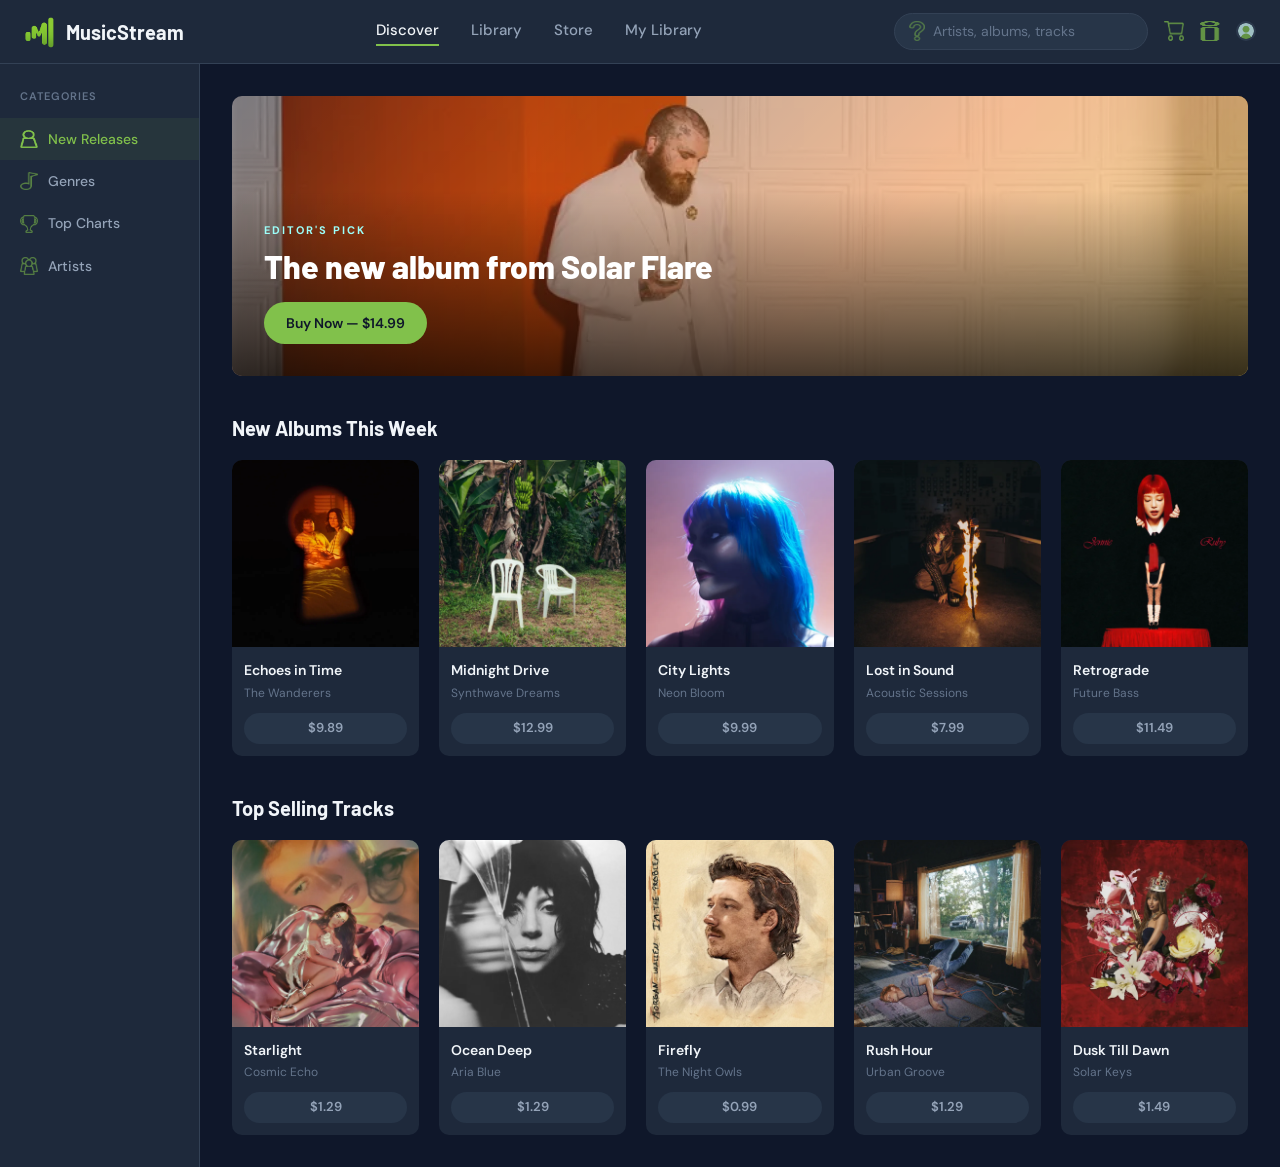
<file: index.html>
<!DOCTYPE html>
<html lang="en">
<head>
    <meta charset="UTF-8">
    <meta name="viewport" content="width=device-width, initial-scale=1.0">
    <title>MusicStream — Discover</title>
    <link rel="preconnect" href="https://fonts.googleapis.com">
    <link href="https://fonts.googleapis.com/css2?family=Barlow:wght@400;600;700&family=DM+Sans:wght@400;500;600&display=swap" rel="stylesheet">
    <link rel="stylesheet" href="css/main.css">
    <link rel="stylesheet" href="css/layout.css">
    <link rel="stylesheet" href="css/components.css">
    <link rel="stylesheet" href="css/views/store.css">

    <meta name="description" content="Discover new music, albums, and artists on MusicStream. Explore curated playlists, trending tracks, and personalized recommendations to find your next favorite song.">
    <meta name="keywords" content="music discovery, new music, albums, artists, playlists, trending tracks, personalized recommendations">
    <meta name="author" content="Daniel Borja">

    <link rel="icon" type="image/png" href="/assets/favicon/favicon-96x96.png" sizes="96x96" />
    <link rel="icon" type="image/svg+xml" href="/assets/favicon/favicon.svg" />
    <link rel="shortcut icon" href="/assets/favicon/favicon.ico" />
    <link rel="apple-touch-icon" sizes="180x180" href="/assets/favicon/apple-touch-icon.png" />
    <link rel="manifest" href="/assets/favicon/site.webmanifest" />

</head>
<body>
    
    <!-- NAVBAR -->
    <header>
    <nav class="navbar">
      <a href="index.html" class="navbar-logo">
        <img src="assets/img/logoMS.png" alt="MusicStream Logo">
        MusicStream
      </a>
      <div class="navbar-links">
        <a href="index.html" class="active">Discover</a>
        <a href="album-detail.html">Library</a>
        <a href="cart.html">Store</a>
        <a href="favorites.html">My Library</a>
      </div>
      <div class="navbar-actions">
        <div class="search-bar">
          <img src="assets/icons/NAV-SEARCH.png" alt="Search">
          <input type="text" placeholder="Artists, albums, tracks">
        </div>
        <a href="cart.html"><img src="assets/icons/NAV-CART.png" alt="Cart"></a>
        <img src="assets/icons/NAV-NOTIFICATION.png" alt="Notifications">
        <img src="assets/img/PROFILEPICTURE.png" alt="Profile" class="avatar">
      </div>
    </nav>
    </header>

  <!-- PAGE WRAPPER -->
  <div class="page-wrapper">

    <!-- SIDEBAR -->
    <aside class="sidebar">
      <p class="sidebar-label">Categories</p>
      <a href="index.html" class="sidebar-item active">
        <img src="assets/icons/SIDE-NEW.png" alt="">
        New Releases
      </a>
      <a href="album-detail.html" class="sidebar-item">
        <img src="assets/icons/SIDE-GENRES.png">
        Genres
      </a>
      <a href="player.html" class="sidebar-item">
        <img src="assets/icons/SIDE-TOP.png">
        Top Charts
      </a>
      <a href="cart.html" class="sidebar-item">
        <img src="assets/icons/SIDE-ARTIST.png">
        Artists
      </a>
    </aside>

    <!-- MAIN CONTENT -->
    <main class="page-content">

      <!-- HERO BANNER -->
      <section class="hero">
        <img src="assets/img/cover-11.jpg" alt="Solar Flare" class="hero-bg-img">
        <div class="hero-content">
          <p class="hero-label">Editor's Pick</p>
          <h1 class="hero-title">The new album from Solar Flare</h1>
          <a href="album-detail.html" class="btn btn-primary">Buy Now — $14.99</a>
        </div>
      </section>

      <!-- NEW ALBUMS THIS WEEK -->
      <section>
        <h2 class="section-title">New Albums This Week</h2>
        <div class="albums-grid">

          <a href="album-detail.html" class="album-card">
            <img src="assets/img/cover-1.jpg" alt="Echoes in Time" class="album-card-cover">
            <div class="album-card-info">
              <p class="album-card-title">Echoes in Time</p>
              <p class="album-card-artist">The Wanderers</p>
              <span class="album-card-price">$9.89</span>
            </div>
          </a>

          <a href="album-detail.html" class="album-card">
            <img src="assets/img/cover-2.jpg" alt="Midnight Drive" class="album-card-cover">
            <div class="album-card-info">
              <p class="album-card-title">Midnight Drive</p>
              <p class="album-card-artist">Synthwave Dreams</p>
              <span class="album-card-price">$12.99</span>
            </div>
          </a>

          <a href="album-detail.html" class="album-card">
            <img src="assets/img/cover-3.jpg" alt="City Lights" class="album-card-cover">
            <div class="album-card-info">
              <p class="album-card-title">City Lights</p>
              <p class="album-card-artist">Neon Bloom</p>
              <span class="album-card-price">$9.99</span>
            </div>
          </a>

          <a href="album-detail.html" class="album-card">
            <img src="assets/img/cover-4.jpg" alt="Lost in Sound" class="album-card-cover">
            <div class="album-card-info">
              <p class="album-card-title">Lost in Sound</p>
              <p class="album-card-artist">Acoustic Sessions</p>
              <span class="album-card-price">$7.99</span>
            </div>
          </a>

          <a href="album-detail.html" class="album-card">
            <img src="assets/img/cover-5.jpg" alt="Retrograde" class="album-card-cover">
            <div class="album-card-info">
              <p class="album-card-title">Retrograde</p>
              <p class="album-card-artist">Future Bass</p>
              <span class="album-card-price">$11.49</span>
            </div>
          </a>

        </div>
      </section>

      <!-- TOP SELLING TRACKS -->
      <section style="margin-top: 40px;">
        <h2 class="section-title">Top Selling Tracks</h2>
        <div class="tracks-grid">

          <a href="album-detail.html" class="album-card">
            <img src="assets/img/cover-6.jpg" alt="Starlight" class="album-card-cover">
            <div class="album-card-info">
              <p class="album-card-title">Starlight</p>
              <p class="album-card-artist">Cosmic Echo</p>
              <span class="album-card-price">$1.29</span>
            </div>
          </a>

          <a href="album-detail.html" class="album-card">
            <img src="assets/img/cover-7.jpg" alt="Ocean Deep" class="album-card-cover">
            <div class="album-card-info">
              <p class="album-card-title">Ocean Deep</p>
              <p class="album-card-artist">Aria Blue</p>
              <span class="album-card-price">$1.29</span>
            </div>
          </a>

          <a href="album-detail.html" class="album-card">
            <img src="assets/img/cover-8.jpg" alt="Firefly" class="album-card-cover">
            <div class="album-card-info">
              <p class="album-card-title">Firefly</p>
              <p class="album-card-artist">The Night Owls</p>
              <span class="album-card-price">$0.99</span>
            </div>
          </a>

          <a href="album-detail.html" class="album-card">
            <img src="assets/img/cover-9.jpg" alt="Rush Hour" class="album-card-cover">
            <div class="album-card-info">
              <p class="album-card-title">Rush Hour</p>
              <p class="album-card-artist">Urban Groove</p>
              <span class="album-card-price">$1.29</span>
            </div>
          </a>

          <a href="album-detail.html" class="album-card">
            <img src="assets/img/cover-10.jpg" alt="Dusk Till Dawn" class="album-card-cover">
            <div class="album-card-info">
              <p class="album-card-title">Dusk Till Dawn</p>
              <p class="album-card-artist">Solar Keys</p>
              <span class="album-card-price">$1.49</span>
            </div>
          </a>

        </div>
      </section>

    </main>
  </div>
</body>
</html>
</file>
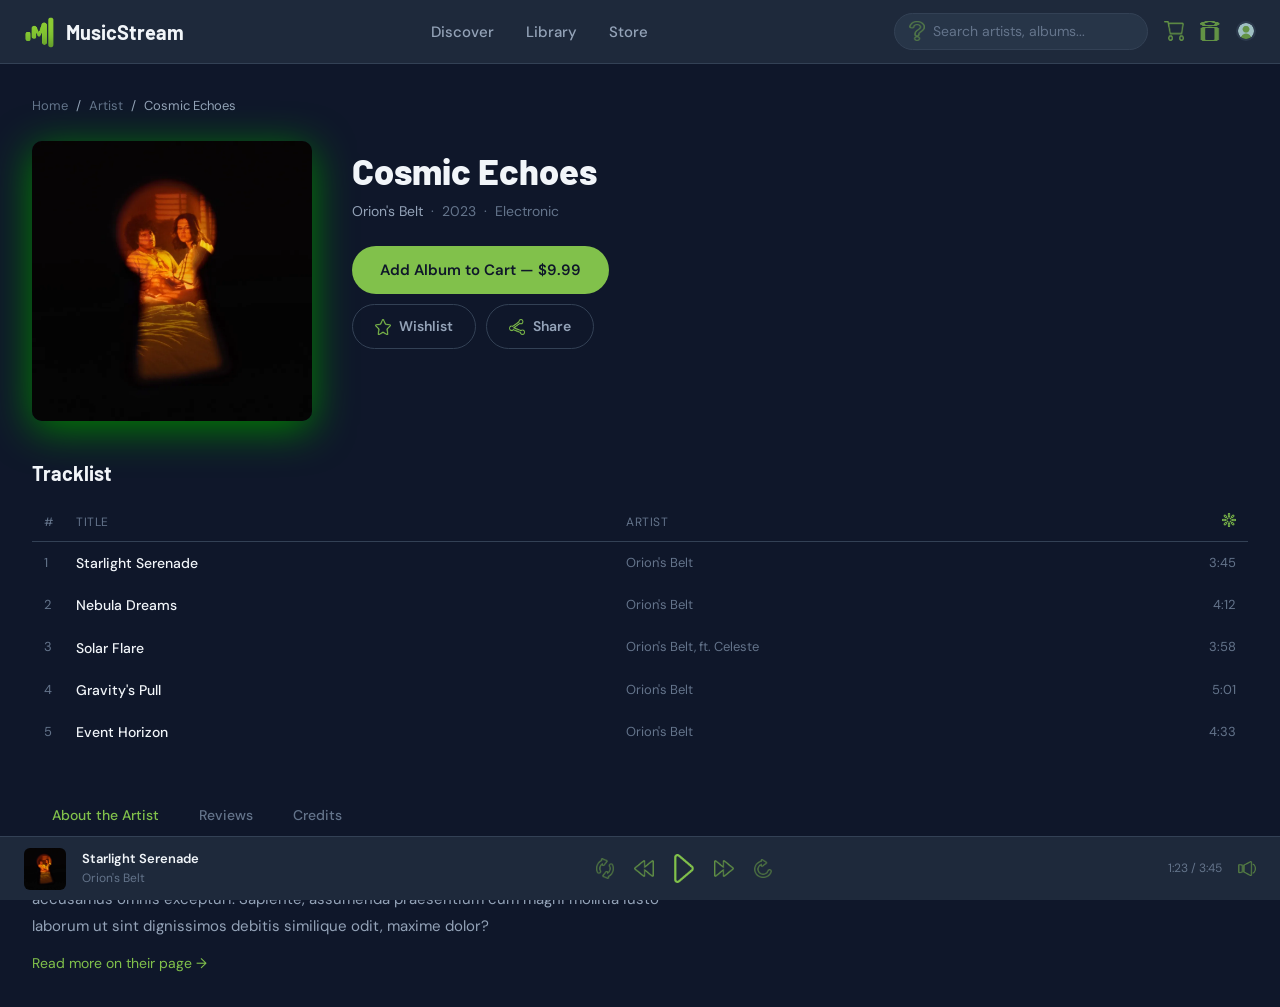
<file: album-detail.html>
<!DOCTYPE html>
<html lang="en">
<head>
    <meta charset="UTF-8">
    <meta name="viewport" content="width=device-width, initial-scale=1.0">
    <title>MusicStream — Cosmic Echoes</title>
    <link rel="preconnect" href="https://fonts.googleapis.com">
    <link href="https://fonts.googleapis.com/css2?family=Barlow:wght@400;600;700&family=DM+Sans:wght@400;500;600&display=swap" rel="stylesheet">
    <link rel="stylesheet" href="css/main.css">
    <link rel="stylesheet" href="css/layout.css">
    <link rel="stylesheet" href="css/components.css">

    <meta name="description" content="Discover the latest tracks, album details, and exclusive content on MusicStream.">
    <meta name="keywords" content="album details, tracklist, exclusive content, music discovery, new releases">
    <meta name="author" content="Daniel Borja">

    <link rel="icon" type="image/png" href="/assets/favicon/favicon-96x96.png" sizes="96x96" />
    <link rel="icon" type="image/svg+xml" href="/assets/favicon/favicon.svg" />
    <link rel="shortcut icon" href="/assets/favicon/favicon.ico" />
    <link rel="apple-touch-icon" sizes="180x180" href="/assets/favicon/apple-touch-icon.png" />
    <link rel="manifest" href="/assets/favicon/site.webmanifest" />

    <style>
    .album-header {
      display: grid;
      grid-template-columns: 280px 1fr;
      gap: 40px;
      margin-bottom: 40px;
      align-items: start;
    }
    .album-cover {
      width: 100%;
      aspect-ratio: 1;
      object-fit: cover;
      border-radius: var(--radius);
      box-shadow: 0 8px 40px green;
    }
    .album-meta { display: flex; flex-direction: column; gap: 8px; padding-top: 8px; }
    .album-title { font-size: 36px; font-weight: 800; color: var(--text); }
    .album-info { font-size: 14px; color: var(--text-muted); }
    .album-info span { color: var(--text-sub); }
    .album-actions { display: flex; flex-direction: column; gap: 10px; margin-top: 16px; }
    .album-secondary-actions { display: flex; gap: 10px; }
    .tab-content { display: none; }
    .tab-content.active { display: block; }

    @media (max-width: 700px) {
      .album-header { grid-template-columns: 1fr; }
      .album-title { font-size: 26px; }
    }
  </style>

</head>
<body>
    <!-- NAVBAR -->
  <header>
    <nav class="navbar">
      <a href="index.html" class="navbar-logo">
        <img src="assets/img/logoMS.png" alt="MusicStream Logo">
        MusicStream
      </a>
      <div class="navbar-links">
        <a href="index.html">Discover</a>
        <a href="album-detail.html">Library</a>
        <a href="cart.html">Store</a>
      </div>
      <div class="navbar-actions">
        <div class="search-bar">
          <img src="assets/icons/NAV-SEARCH.png" alt="Search">
          <input type="text" placeholder="Search artists, albums...">
        </div>
        <a href="cart.html"><img src="assets/icons/NAV-CART.png" alt="Cart"></a>
        <img src="assets/icons/NAV-NOTIFICATION.png" alt="Notifications">
        <img src="assets/img/PROFILEPICTURE.png" alt="Profile" class="avatar">
      </div>
    </nav>
  </header>

  <!-- PAGE WRAPPER -->
  <div class="page-wrapper">
    <main class="page-content">

      <!-- BREADCRUMB -->
      <nav class="breadcrumb">
        <a href="index.html">Home</a>
        <span>/</span>
        <a href="player.html">Artist</a>
        <span>/</span>
        <span>Cosmic Echoes</span>
      </nav>

      <!-- ALBUM HEADER -->
      <div class="album-header">

        <!-- Cover -->
        <img src="assets/img/cover-1.jpg" class="album-cover">

        <!-- Info -->
        <div class="album-meta">
          <h1 class="album-title">Cosmic Echoes</h1>
          <p class="album-info">
            <span>Orion's Belt</span> &nbsp;·&nbsp; 2023 &nbsp;·&nbsp; Electronic
          </p>

          <div class="album-actions">
            <a href="cart.html" class="btn btn-primary" style="width: fit-content; padding: 12px 28px; font-size: 15px;">
              Add Album to Cart — $9.99
            </a>
            <div class="album-secondary-actions">
              <button class="btn btn-outline">
                <img src="assets/icons/PROD-WISHLIST.png" alt="" style="width:16px;">
                Wishlist
              </button>
              <button class="btn btn-outline">
                <img src="assets/icons/PROD-SHARE.png" alt="" style="width:16px;">
                Share
              </button>
            </div>
          </div>
        </div>
      </div>

      <!-- TRACKLIST -->
      <section>
        <h2 class="section-title">Tracklist</h2>

        <div class="tracklist">
          <div class="tracklist-header">
            <span>#</span>
            <span>Title</span>
            <span>Artist</span>
            <span style="text-align:right;">
              <img src="assets/icons/PROD-TRACKLIST.png" alt="Duration" style="width:14px; display:inline;">
            </span>
          </div>

          <a href="player.html" class="tracklist-row">
            <span class="track-num">1</span>
            <span class="track-title">Starlight Serenade</span>
            <span class="track-artist">Orion's Belt</span>
            <span class="track-duration">3:45</span>
          </a>
          <a href="player.html" class="tracklist-row">
            <span class="track-num">2</span>
            <span class="track-title">Nebula Dreams</span>
            <span class="track-artist">Orion's Belt</span>
            <span class="track-duration">4:12</span>
          </a>
          <a href="player.html" class="tracklist-row">
            <span class="track-num">3</span>
            <span class="track-title">Solar Flare</span>
            <span class="track-artist">Orion's Belt, ft. Celeste</span>
            <span class="track-duration">3:58</span>
          </a>
          <a href="player.html" class="tracklist-row">
            <span class="track-num">4</span>
            <span class="track-title">Gravity's Pull</span>
            <span class="track-artist">Orion's Belt</span>
            <span class="track-duration">5:01</span>
          </a>
          <a href="player.html" class="tracklist-row">
            <span class="track-num">5</span>
            <span class="track-title">Event Horizon</span>
            <span class="track-artist">Orion's Belt</span>
            <span class="track-duration">4:33</span>
          </a>
        </div>
      </section>

      <!-- INFO TABS -->
      <section style="margin-top: 40px;">
        <div class="tabs">
          <span class="tab active" onclick="showTab('about', this)">About the Artist</span>
          <span class="tab" onclick="showTab('reviews', this)">Reviews</span>
          <span class="tab" onclick="showTab('credits', this)">Credits</span>
        </div>

        <div id="tab-about" class="tab-content active">
          <p style="max-width: 640px; line-height: 1.8;">
            Lorem ipsum dolor sit amet consectetur adipisicing elit. Consectetur autem nisi accusamus omnis excepturi. Sapiente, assumenda praesentium cum magni mollitia iusto laborum ut sint dignissimos debitis similique odit, maxime dolor?
          </p>
          <a href="player.html" style="color: var(--green); font-size: 14px; display: inline-block; margin-top: 12px;">
            Read more on their page →
          </a>
        </div>

        <div id="tab-reviews" class="tab-content">
          <p style="color: var(--text-sub);">No reviews yet. Be the first to review this album.</p>
        </div>

        <div id="tab-credits" class="tab-content">
          <p style="color: var(--text-sub);">Produced by Orion's Belt. Mixed by Nova Studio. Mastered by Stellar Audio.</p>
        </div>
      </section>

    </main>
  </div>

  <!-- MINI PLAYER BAR -->
  <div style="position: fixed; bottom: 0; left: 0; right: 0; height: 64px; background: var(--bg-card); border-top: 1px solid var(--border); display: flex; align-items: center; padding: 0 24px; gap: 16px; z-index: 100;">
    <img src="assets/img/cover-1.jpg" alt="" style="width:42px; height:42px; border-radius:6px; object-fit:cover;">
    <div>
      <p style="font-size:13px; font-weight:600; color:var(--text);">Starlight Serenade</p>
      <p style="font-size:12px; color:var(--text-muted);">Orion's Belt</p>
    </div>
    <div style="flex:1; display:flex; align-items:center; justify-content:center; gap:20px;">
      <img src="assets/icons/P-RANDOMIZE.png" alt="Shuffle" style="width:18px; opacity:0.5;">
      <img src="assets/icons/P-SKIPLEFT.png" alt="Prev" style="width:20px; opacity:0.7;">
      <a href="player.html"><img src="assets/icons/P-PLAY.png" alt="Play" style="width:20px;"></a>
      <img src="assets/icons/P-SKIPRIGHT.png" alt="Next" style="width:20px; opacity:0.7;">
      <img src="assets/icons/P-LOOP.png" alt="Loop" style="width:18px; opacity:0.5;">
    </div>
    <span style="font-size:12px; color:var(--text-muted);">1:23 / 3:45</span>
    <img src="assets/icons/P-VOLUME.png" alt="Volume" style="width:18px; opacity:0.6;">
  </div>
  
</body>
</html>
</file>
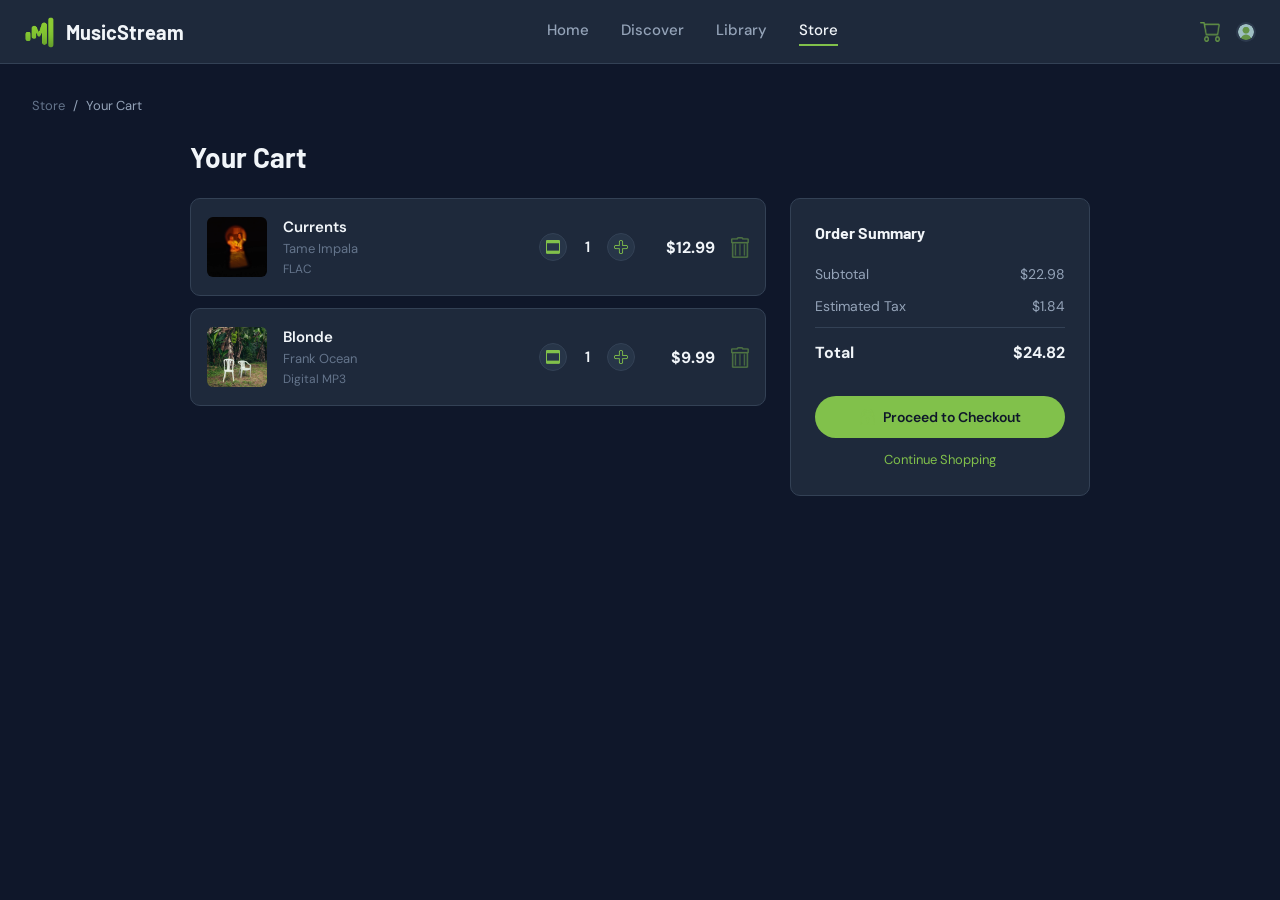
<file: cart.html>
<!DOCTYPE html>
<html lang="en">
<head>
    <meta charset="UTF-8">
    <meta name="viewport" content="width=device-width, initial-scale=1.0">
    <title>MusicStream — Your Cart</title>
    <link rel="preconnect" href="https://fonts.googleapis.com">
    <link href="https://fonts.googleapis.com/css2?family=Barlow:wght@400;600;700&family=DM+Sans:wght@400;500;600&display=swap" rel="stylesheet">
    <link rel="stylesheet" href="css/main.css">
    <link rel="stylesheet" href="css/layout.css">
    <link rel="stylesheet" href="css/components.css">
    <link rel="stylesheet" href="css/views/checkout.css">

    <meta name="description" content="Review your selected music tracks and albums in your cart before proceeding to checkout.">
    <meta name="keywords" content="MusicStream, cart, shopping cart, checkout, music tracks, albums, review">
    <meta name="author" content="Daniel Borja">

    <link rel="icon" type="image/png" href="/assets/favicon/favicon-96x96.png" sizes="96x96" />
    <link rel="icon" type="image/svg+xml" href="/assets/favicon/favicon.svg" />
    <link rel="shortcut icon" href="/assets/favicon/favicon.ico" />
    <link rel="apple-touch-icon" sizes="180x180" href="/assets/favicon/apple-touch-icon.png" />
    <link rel="manifest" href="/assets/favicon/site.webmanifest" />

</head>
<body>
    <!-- NAVBAR -->
  <header>
    <nav class="navbar">
      <a href="index.html" class="navbar-logo">
        <img src="assets/img/logoMS.png" alt="MusicStream Logo">
        MusicStream
      </a>
      <div class="navbar-links">
        <a href="index.html">Home</a>
        <a href="index.html">Discover</a>
        <a href="album-detail.html">Library</a>
        <a href="cart.html" class="active">Store</a>
      </div>
      <div class="navbar-actions">
        <a href="cart.html"><img src="assets/icons/NAV-CART.png" alt="Cart"></a>
        <img src="assets/img/PROFILEPICTURE.png" alt="Profile" class="avatar">
      </div>
    </nav>
  </header>

  <div class="page-wrapper">
    <main class="page-content">

      <!-- BREADCRUMB -->
      <nav class="breadcrumb">
        <a href="index.html">Store</a>
        <span>/</span>
        <span>Your Cart</span>
      </nav>

      <div class="cart-page">
        <h1>Your Cart</h1>

        <div class="cart-layout">

          <!-- CART ITEMS -->
          <div>

            <div class="cart-item">
              <img src="assets/img/cover-1.jpg" alt="Currents" class="cart-item-cover">
              <div class="cart-item-info">
                <p class="cart-item-title">Currents</p>
                <p class="cart-item-artist">Tame Impala</p>
                <p class="cart-item-format">FLAC</p>
              </div>
              <div class="cart-item-qty">
                <button class="qty-btn">
                  <img src="assets/icons/CART-MINUS.png" alt="Remove one">
                </button>
                <span class="qty-num">1</span>
                <button class="qty-btn">
                  <img src="assets/icons/CART-PLUS.png" alt="Add one">
                </button>
              </div>
              <span class="cart-item-price">$12.99</span>
              <button class="cart-item-delete">
                <img src="assets/icons/CART-TRASH.png" alt="Delete">
              </button>
            </div>

            <div class="cart-item">
              <img src="assets/img/cover-2.jpg" alt="Blonde" class="cart-item-cover">
              <div class="cart-item-info">
                <p class="cart-item-title">Blonde</p>
                <p class="cart-item-artist">Frank Ocean</p>
                <p class="cart-item-format">Digital MP3</p>
              </div>
              <div class="cart-item-qty">
                <button class="qty-btn">
                  <img src="assets/icons/CART-MINUS.png" alt="Remove one">
                </button>
                <span class="qty-num">1</span>
                <button class="qty-btn">
                  <img src="assets/icons/CART-PLUS.png" alt="Add one">
                </button>
              </div>
              <span class="cart-item-price">$9.99</span>
              <button class="cart-item-delete">
                <img src="assets/icons/CART-TRASH.png" alt="Delete">
              </button>
            </div>

          </div>

          <!-- ORDER SUMMARY -->
          <aside class="order-summary">
            <h2 class="order-summary-title">Order Summary</h2>
            <div class="order-row">
              <span>Subtotal</span>
              <span>$22.98</span>
            </div>
            <div class="order-row">
              <span>Estimated Tax</span>
              <span>$1.84</span>
            </div>
            <div class="order-row total">
              <span>Total</span>
              <span>$24.82</span>
            </div>
            <a href="checkout.html" class="btn btn-primary" style="width:100%; margin-top: 20px;">
              <img src="assets/icons/CART-LOCK.png" alt="" style="width:15px;">
              Proceed to Checkout
            </a>
            <a href="index.html" style="display:block; text-align:center; margin-top:12px; font-size:13px; color:var(--green);">
              Continue Shopping
            </a>
          </aside>

        </div>
      </div>

    </main>
  </div>
</body>
</html>
</file>
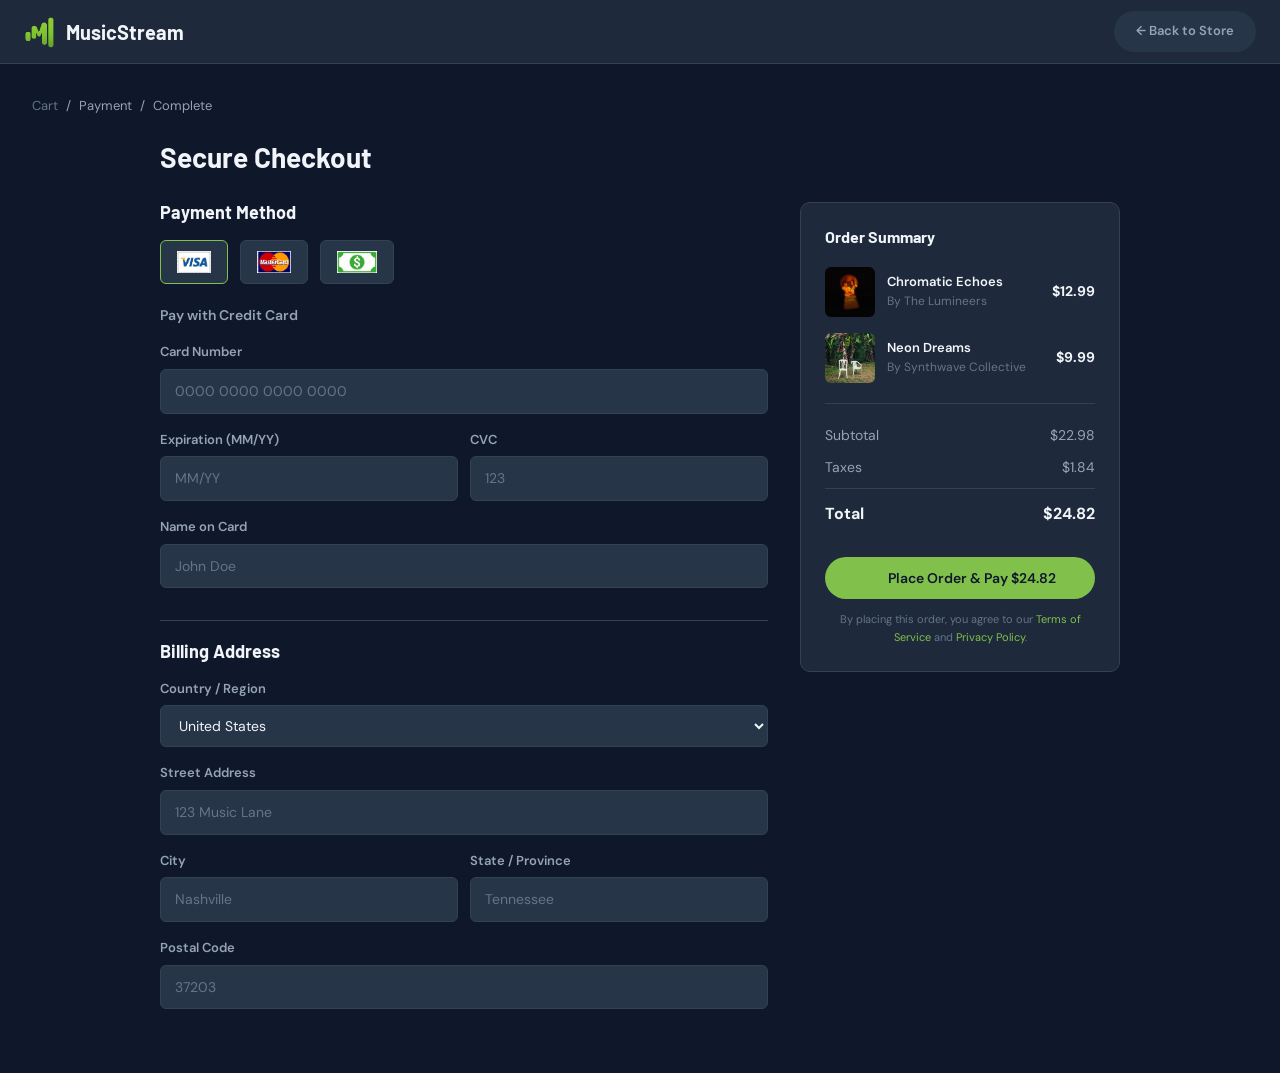
<file: checkout.html>
<!DOCTYPE html>
<html lang="en">
<head>
    <meta charset="UTF-8">
    <meta name="viewport" content="width=device-width, initial-scale=1.0">
    <title>MusicStream — Secure Checkout</title>
    <link rel="preconnect" href="https://fonts.googleapis.com">
    <link href="https://fonts.googleapis.com/css2?family=Barlow:wght@400;600;700&family=DM+Sans:wght@400;500;600&display=swap" rel="stylesheet">
    <link rel="stylesheet" href="css/main.css">
    <link rel="stylesheet" href="css/layout.css">
    <link rel="stylesheet" href="css/components.css">
    <link rel="stylesheet" href="css/views/checkout.css">

    <meta name="description" content="MusicStream — Secure Checkout. Complete your purchase with confidence. Enjoy seamless transactions and instant access to your favorite music.">
    <meta name="keywords" content="MusicStream, secure checkout, music purchase, seamless transactions, instant access, favorite music">
    <meta name="author" content="DB">

    <link rel="icon" type="image/png" href="/assets/favicon/favicon-96x96.png" sizes="96x96" />
    <link rel="icon" type="image/svg+xml" href="/assets/favicon/favicon.svg" />
    <link rel="shortcut icon" href="/assets/favicon/favicon.ico" />
    <link rel="apple-touch-icon" sizes="180x180" href="/assets/favicon/apple-touch-icon.png" />
    <link rel="manifest" href="/assets/favicon/site.webmanifest" />

</head>
<body>
    <!-- NAVBAR -->
  <header>
    <nav class="navbar">
      <a href="index.html" class="navbar-logo">
        <img src="assets/img/logoMS.png" alt="MusicStream Logo">
        MusicStream
      </a>
      <div class="navbar-actions">
        <a href="index.html" class="btn btn-ghost" style="font-size:13px;">← Back to Store</a>
      </div>
    </nav>
  </header>

  <div class="page-wrapper">
    <main class="page-content">

      <!-- BREADCRUMB -->
      <nav class="breadcrumb">
        <a href="cart.html">Cart</a>
        <span>/</span>
        <span>Payment</span>
        <span>/</span>
        <span>Complete</span>
      </nav>

      <div class="checkout-page">
        <h1 style="font-size:28px; margin-bottom:28px;">Secure Checkout</h1>

        <div class="checkout-layout">

          <!-- COMIENZO FORMS IZQUIERDA DATOS DE PAGO Y DIRECCION, DERECHA RESUMEN DE ORDEN -->
          <div>

            <!-- PAYMENT METHOD -->
            <div class="checkout-section">
              <h2 class="checkout-section-title">Payment Method</h2>

              <div class="payment-methods">
                <div class="payment-method active">
                  <img src="assets/img/visa.png" alt="Visa">
                </div>
                <div class="payment-method">
                  <img src="assets/img/mastercard.png" alt="Mastercard">
                </div>
                <div class="payment-method">
                  <img src="assets/img/cash.jpg" alt="Cash">
                </div>
              </div>

              <p style="font-size:14px; font-weight:600; color:var(--text-sub); margin-bottom:16px;">Pay with Credit Card</p>

              <div class="input-group">
                <label class="input-label">Card Number</label>
                <input type="text" class="input" placeholder="0000 0000 0000 0000" maxlength="19">
              </div>

              <div class="input-row">
                <div class="input-group">
                  <label class="input-label">Expiration (MM/YY)</label>
                  <input type="text" class="input" placeholder="MM/YY" maxlength="5">
                </div>
                <div class="input-group">
                  <label class="input-label">CVC</label>
                  <input type="text" class="input" placeholder="123" maxlength="3">
                </div>
              </div>

              <div class="input-group">
                <label class="input-label">Name on Card</label>
                <input type="text" class="input" placeholder="John Doe">
              </div>
            </div>

            <div class="divider"></div>

            <!-- BILLING ADDRESS -->
            <div class="checkout-section">
              <h2 class="checkout-section-title">Billing Address</h2>

              <div class="input-group">
                <label class="input-label">Country / Region</label>
                <select class="input" style="cursor:pointer;">
                  <option>United States</option>
                  <option>Guatemala</option>
                  <option>Mexico</option>
                  <option>Canada</option>
                  <option>United Kingdom</option>
                </select>
              </div>

              <div class="input-group">
                <label class="input-label">Street Address</label>
                <input type="text" class="input" placeholder="123 Music Lane">
              </div>

              <div class="input-row">
                <div class="input-group">
                  <label class="input-label">City</label>
                  <input type="text" class="input" placeholder="Nashville">
                </div>
                <div class="input-group">
                  <label class="input-label">State / Province</label>
                  <input type="text" class="input" placeholder="Tennessee">
                </div>
              </div>

              <div class="input-group">
                <label class="input-label">Postal Code</label>
                <input type="text" class="input" placeholder="37203" maxlength="10">
              </div>
            </div>

          </div>

            <!-- DERECHA SECCION DE CONFIRMACION -->
            <aside class="order-summary">
            <h2 class="order-summary-title">Order Summary</h2>

            <div class="summary-item">
              <img src="assets/img/cover-1.jpg" class="summary-item-cover">
              <div class="summary-item-info">
                <p class="summary-item-title">Chromatic Echoes</p>
                <p class="summary-item-artist">By The Lumineers</p>
              </div>
              <span class="summary-item-price">$12.99</span>
            </div>

            <div class="summary-item">
              <img src="assets/img/cover-2.jpg" class="summary-item-cover">
              <div class="summary-item-info">
                <p class="summary-item-title">Neon Dreams</p>
                <p class="summary-item-artist">By Synthwave Collective</p>
              </div>
              <span class="summary-item-price">$9.99</span>
            </div>

            <div class="divider"></div>

            <div class="order-row">
              <span>Subtotal</span>
              <span>$22.98</span>
            </div>
            <div class="order-row">
              <span>Taxes</span>
              <span>$1.84</span>
            </div>
            <div class="order-row total">
              <span>Total</span>
              <span>$24.82</span>
            </div>

            <a href="success.html" class="btn btn-primary" style="width:100%; margin-top:20px; gap:8px;">
              <img src="assets/icons/CART-LOCK.png" alt="" style="width:15px;">
              Place Order & Pay $24.82
            </a>

            <p style="font-size:11px; color:var(--text-muted); text-align:center; margin-top:12px;">
              By placing this order, you agree to our
              <a href="#" style="color:var(--green);">Terms of Service</a> and
              <a href="#" style="color:var(--green);">Privacy Policy</a>.
            </p>
          </aside>

        </div>
      </div>

    </main>
  </div>
</body>
</html>
</file>
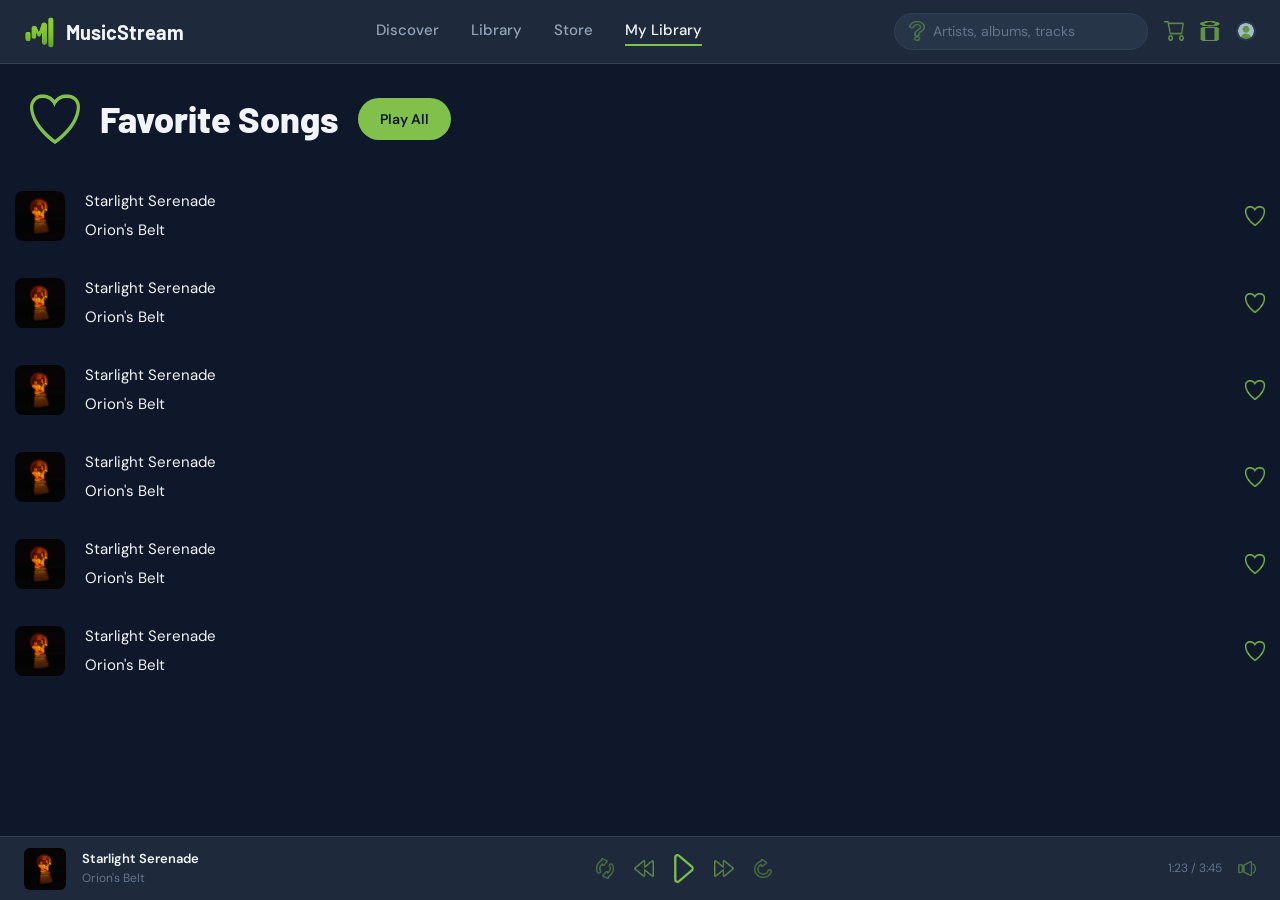
<file: favorites.html>
<!DOCTYPE html>
<html lang="en">
<head>
    <meta charset="UTF-8">
    <meta name="viewport" content="width=device-width, initial-scale=1.0">
    <title>Document</title>

    <meta charset="UTF-8">
    <meta name="viewport" content="width=device-width, initial-scale=1.0">
    <title>MusicStream — Discover</title>
    <link rel="preconnect" href="https://fonts.googleapis.com">
    <link href="https://fonts.googleapis.com/css2?family=Barlow:wght@400;600;700&family=DM+Sans:wght@400;500;600&display=swap" rel="stylesheet">
    <link rel="stylesheet" href="css/main.css">
    <link rel="stylesheet" href="css/layout.css">
    <link rel="stylesheet" href="css/components.css">
    <link rel="stylesheet" href="css/views/store.css">

    <meta name="description" content="Discover new music, albums, and artists on MusicStream. Explore curated playlists, trending tracks, and personalized recommendations to find your next favorite song.">
    <meta name="keywords" content="music discovery, new music, albums, artists, playlists, trending tracks, personalized recommendations">
    <meta name="author" content="Daniel Borja">

    <link rel="icon" type="image/png" href="/assets/favicon/favicon-96x96.png" sizes="96x96" />
    <link rel="icon" type="image/svg+xml" href="/assets/favicon/favicon.svg" />
    <link rel="shortcut icon" href="/assets/favicon/favicon.ico" />
    <link rel="apple-touch-icon" sizes="180x180" href="/assets/favicon/apple-touch-icon.png" />
    <link rel="manifest" href="/assets/favicon/site.webmanifest" />


    <style>
        
        .album-header {
        display: grid;
        grid-template-columns: 280px 1fr;
        gap: 40px;
        margin-bottom: 40px;
        align-items: start;
        }
        .album-cover {
        width: 100%;
        aspect-ratio: 1;
        object-fit: cover;
        border-radius: var(--radius);
        box-shadow: 0 8px 40px green;
        }
        .album-meta { display: flex; flex-direction: column; gap: 8px; padding-top: 8px; }
        .album-title { font-size: 36px; font-weight: 800; color: var(--text); }
        .album-info { font-size: 14px; color: var(--text-muted); }
        .album-info span { color: var(--text-sub); }
        .album-actions { display: flex; flex-direction: column; gap: 10px; margin-top: 16px; }
        .album-secondary-actions { display: flex; gap: 10px; }
        .tab-content { display: none; }
        .tab-content.active { display: block; }

        @media (max-width: 700px) {
        .album-header { grid-template-columns: 1fr; }
        .album-title { font-size: 26px; }
        }

        .title-module {
            display: flex;
            align-items: center;
            justify-content: space-between;
            padding: 30px;
        }
        
        /* .tracklist-a {
            max-width: 900px;
            margin: 0 auto;
        } */

        .song-list{
          display: flex;
          flex-direction: column;
          gap: 4px;
        }

        .song-row {
          display: flex;
          align-items: center;
          gap: 20px;
          padding: 15px;
          

        }

        .song-album{
          width: 50px;
          height: 50px;
          border-radius: 8px;
        }

        .song-info{
          flex: auto;
          flex-direction: column;
          display: flex;

        }

        .song-title{
          font-size: 15px;

        }

        .song-artist{
          font-size: 15px;
          margin-top: 5px;
        }

        .song-heart{
          width: 20px;
          height: 20px;
        }
        


    </style>
</head>
<body>
    
    <!-- NAVBAR -->
    <header>
        <nav class="navbar">
          <a href="index.html" class="navbar-logo">
            <img src="assets/img/logoMS.png" alt="MusicStream Logo">
            MusicStream
          </a>
          <div class="navbar-links">
            <a href="index.html">Discover</a>
            <a href="album-detail.html">Library</a>
            <a href="cart.html">Store</a>
            <a href="favorites.html" class="active">My Library</a>
          </div>
          <div class="navbar-actions">
            <div class="search-bar">
              <img src="assets/icons/NAV-SEARCH.png" alt="Search">
              <input type="text" placeholder="Artists, albums, tracks">
            </div>
            <a href="cart.html"><img src="assets/icons/NAV-CART.png" alt="Cart"></a>
            <img src="assets/icons/NAV-NOTIFICATION.png" alt="Notifications">
            <img src="assets/img/PROFILEPICTURE.png" alt="Profile" class="avatar">
          </div>
        </nav>
        </header>

    <!-- MAIN CONTENT -->
    <div class="page-wrapper">

    </div>
        <!-- TITLE + BUTOM -->
        <div class="title-module">
            <div style="display: flex; align-items: center; gap: 20px; font-size: 30px;">
                <img src="assets/icons/P-HEART.png" alt="Favorite" style="width:50px; height: 50px;">
                <h1 class="album-title">Favorite Songs</h1>
                <a href="favorites.html" class="btn btn-primary">Play All</a>
            </div>
        </div>

        <!-- TRACKLIST -->
        <section>
            <div class="song-list">
              <a href="player.html" class="song-row">
                <img src="assets/img/cover-1.jpg" class="song-album">
                <div class="song-info">
                  <span class="song-title">Starlight Serenade</span>
                  <span class="song-artist">Orion's Belt</span>
                </div>
                <img src="assets/icons/P-HEART.png" class="song-heart">
              </a>

              <a href="player.html" class="song-row">
                <img src="assets/img/cover-1.jpg" class="song-album">
                <div class="song-info">
                  <span class="song-title">Starlight Serenade</span>
                  <span class="song-artist">Orion's Belt</span>
                </div>
                <img src="assets/icons/P-HEART.png" class="song-heart">
              </a>
              <a href="player.html" class="song-row">
                <img src="assets/img/cover-1.jpg" class="song-album">
                <div class="song-info">
                  <span class="song-title">Starlight Serenade</span>
                  <span class="song-artist">Orion's Belt</span>
                </div>
                <img src="assets/icons/P-HEART.png" class="song-heart">
              </a>
              <a href="player.html" class="song-row">
                <img src="assets/img/cover-1.jpg" class="song-album">
                <div class="song-info">
                  <span class="song-title">Starlight Serenade</span>
                  <span class="song-artist">Orion's Belt</span>
                </div>
                <img src="assets/icons/P-HEART.png" class="song-heart">
              </a>
              <a href="player.html" class="song-row">
                <img src="assets/img/cover-1.jpg" class="song-album">
                <div class="song-info">
                  <span class="song-title">Starlight Serenade</span>
                  <span class="song-artist">Orion's Belt</span>
                </div>
                <img src="assets/icons/P-HEART.png" class="song-heart">
              </a>
              <a href="player.html" class="song-row">
                <img src="assets/img/cover-1.jpg" class="song-album">
                <div class="song-info">
                  <span class="song-title">Starlight Serenade</span>
                  <span class="song-artist">Orion's Belt</span>
                </div>
                <img src="assets/icons/P-HEART.png" class="song-heart">
              </a>
            </div>
          </section>

    <!-- REPRODUCTOR -->
        <div style="position: fixed; bottom: 0; left: 0; right: 0; height: 64px; background: var(--bg-card); border-top: 1px solid var(--border); display: flex; align-items: center; padding: 0 24px; gap: 16px; z-index: 100;">
            <img src="assets/img/cover-1.jpg" alt="" style="width:42px; height:42px; border-radius:6px; object-fit:cover;">
            <div>
            <p style="font-size:13px; font-weight:600; color:var(--text);">Starlight Serenade</p>
            <p style="font-size:12px; color:var(--text-muted);">Orion's Belt</p>
            </div>
            <div style="flex:1; display:flex; align-items:center; justify-content:center; gap:20px;">
            <img src="assets/icons/P-RANDOMIZE.png" alt="Shuffle" style="width:18px; opacity:0.5;">
            <img src="assets/icons/P-SKIPLEFT.png" alt="Prev" style="width:20px; opacity:0.7;">
            <a href="player.html"><img src="assets/icons/P-PLAY.png" alt="Play" style="width:20px;"></a>
            <img src="assets/icons/P-SKIPRIGHT.png" alt="Next" style="width:20px; opacity:0.7;">
            <img src="assets/icons/P-LOOP.png" alt="Loop" style="width:18px; opacity:0.5;">
            </div>
            <span style="font-size:12px; color:var(--text-muted);">1:23 / 3:45</span>
            <img src="assets/icons/P-VOLUME.png" alt="Volume" style="width:18px; opacity:0.6;">
        </div>
</html>
</file>
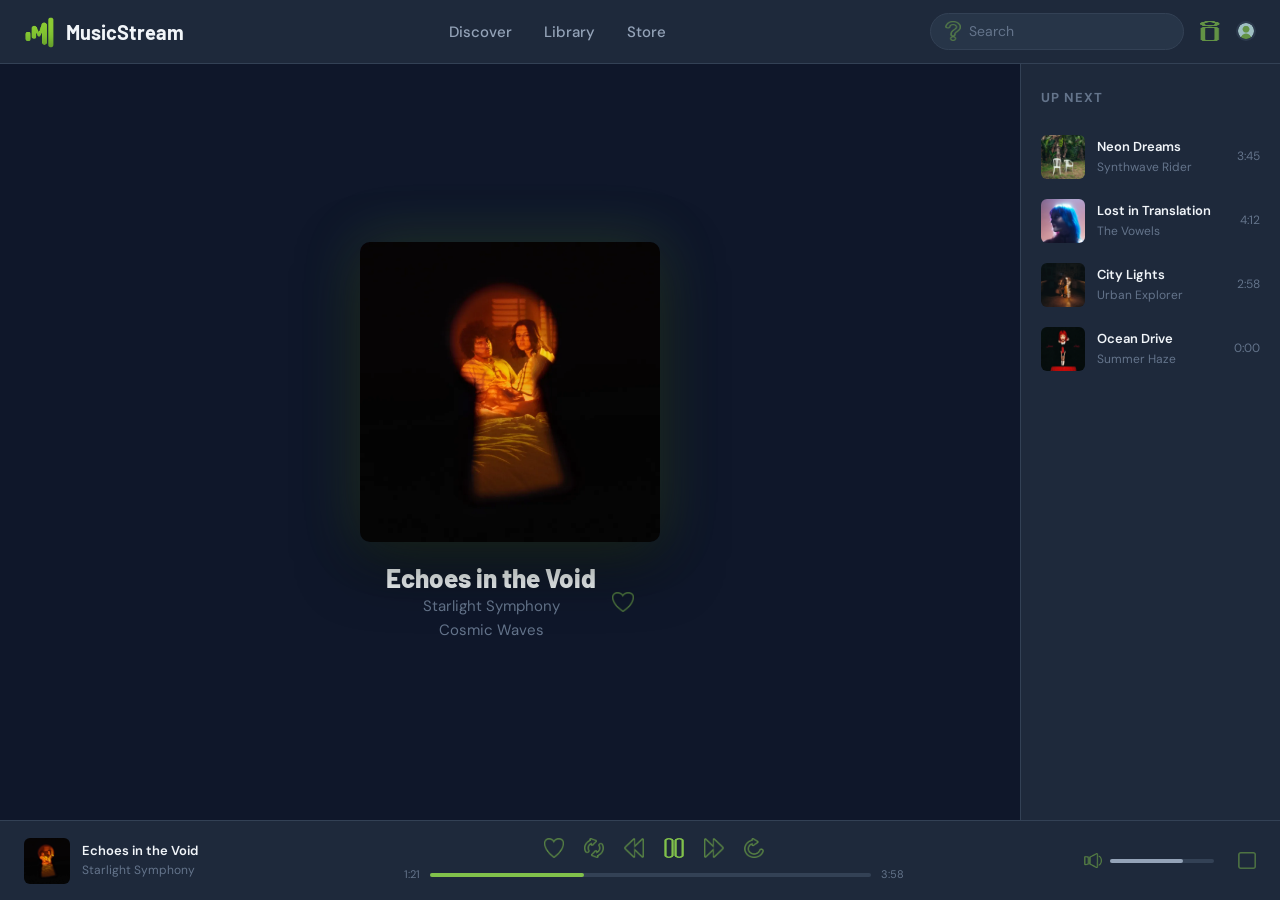
<file: player.html>
<!DOCTYPE html>
<html lang="en">
<head>
    <meta charset="UTF-8">
  <meta name="viewport" content="width=device-width, initial-scale=1.0">
  <title>MusicStream — Now Playing</title>
  <link rel="preconnect" href="https://fonts.googleapis.com">
  <link href="https://fonts.googleapis.com/css2?family=Barlow:wght@400;600;700&family=DM+Sans:wght@400;500;600&display=swap" rel="stylesheet">
  <link rel="stylesheet" href="css/main.css">
  <link rel="stylesheet" href="css/layout.css">
  <link rel="stylesheet" href="css/components.css">
  <link rel="stylesheet" href="css/views/player.css">

  <meta name="description" content="Experience the ultimate music player on MusicStream. Enjoy seamless playback, intuitive controls, and a visually stunning interface that brings your music to life.">
  <meta name="keywords" content="music player, seamless playback, intuitive controls, visually stunning interface, music experience">
  <meta name="author" content="Daniel Borja">

  <link rel="icon" type="image/png" href="/assets/favicon/favicon-96x96.png" sizes="96x96" />
  <link rel="icon" type="image/svg+xml" href="/assets/favicon/favicon.svg" />
  <link rel="shortcut icon" href="/assets/favicon/favicon.ico" />
  <link rel="apple-touch-icon" sizes="180x180" href="/assets/favicon/apple-touch-icon.png" />
  <link rel="manifest" href="/assets/favicon/site.webmanifest" />
</head>
<body>
    <!-- NAVBAR -->
  <header>
    <nav class="navbar">
      <a href="index.html" class="navbar-logo">
        <img src="assets/img/logoMS.png" alt="MusicStream Logo">
        MusicStream
      </a>
      <div class="navbar-links">
        <a href="index.html">Discover</a>
        <a href="album-detail.html">Library</a>
        <a href="cart.html">Store</a>
      </div>
      <div class="navbar-actions">
        <div class="search-bar">
          <img src="assets/icons/NAV-SEARCH.png" alt="Search">
          <input type="text" placeholder="Search">
        </div>
        <img src="assets/icons/NAV-NOTIFICATION.png" alt="Notifications">
        <img src="assets/img/PROFILEPICTURE.png" alt="Profile" class="avatar">
      </div>
    </nav>
  </header>

  <!-- PLAYER PAGE -->
  <div class="player-page">

    <div class="player-main">

      <div class="player-center">

        <div class="player-artwork-wrap">
          <img src="assets/img/cover-1.jpg" alt="Echoes in the Void" class="player-artwork">
        </div>

        <div class="player-song-info">
          <div>
            <h1 class="player-song-title">Echoes in the Void</h1>
            <p class="player-song-artist">Starlight Symphony</p>
            <p class="player-song-album">Cosmic Waves</p>
          </div>
          <button class="player-heart">
            <img src="assets/icons/P-HEART.png" alt="Favorite">
          </button>
        </div>

      </div>

      <aside class="player-upnext">
        <p class="upnext-title">Up Next</p>

        <div class="upnext-item">
          <img src="assets/img/cover-2.jpg" alt="" class="upnext-cover">
          <div class="upnext-info">
            <p class="upnext-song">Neon Dreams</p>
            <p class="upnext-artist">Synthwave Rider</p>
          </div>
          <span class="upnext-duration">3:45</span>
        </div>

        <div class="upnext-item">
          <img src="assets/img/cover-3.jpg" alt="" class="upnext-cover">
          <div class="upnext-info">
            <p class="upnext-song">Lost in Translation</p>
            <p class="upnext-artist">The Vowels</p>
          </div>
          <span class="upnext-duration">4:12</span>
        </div>

        <div class="upnext-item">
          <img src="assets/img/cover-4.jpg" alt="" class="upnext-cover">
          <div class="upnext-info">
            <p class="upnext-song">City Lights</p>
            <p class="upnext-artist">Urban Explorer</p>
          </div>
          <span class="upnext-duration">2:58</span>
        </div>

        <div class="upnext-item">
          <img src="assets/img/cover-5.jpg" alt="" class="upnext-cover">
          <div class="upnext-info">
            <p class="upnext-song">Ocean Drive</p>
            <p class="upnext-artist">Summer Haze</p>
          </div>
          <span class="upnext-duration">0:00</span>
        </div>

      </aside>
    </div>

    <!-- BOTTOM: PLAYER BAR -->
    <div class="player-bar">

        <div class="player-bar-track">
        <img src="assets/img/cover-1.jpg" alt="" class="player-bar-cover">
        <div>
          <p class="player-bar-title">Echoes in the Void</p>
          <p class="player-bar-artist">Starlight Symphony</p>
        </div>
      </div>

      <!-- Controls -->
      <div class="player-controls">
        <div class="player-btns">
          <button class="ctrl-btn">
            <img src="assets/icons/P-HEART.png" alt="Favorite">
          </button>
          <button class="ctrl-btn">
            <img src="assets/icons/P-RANDOMIZE.png" alt="Shuffle">
          </button>
          <button class="ctrl-btn">
            <img src="assets/icons/P-SKIPLEFT.png" alt="Previous">
          </button>
          <button class="ctrl-btn play-btn">
            <img src="assets/icons/P-PAUSE.png" alt="Pause">
          </button>
          <button class="ctrl-btn">
            <img src="assets/icons/P-SKIPRIGHT.png" alt="Next">
          </button>
          <button class="ctrl-btn">
            <img src="assets/icons/P-LOOP.png" alt="Repeat">
          </button>
        </div>

        <div class="player-progress">
          <span class="progress-time">1:21</span>
          <div class="progress-track">
            <div class="progress-fill"></div>
          </div>
          <span class="progress-time">3:58</span>
        </div>
      </div>

      <div class="player-volume">
        <img src="assets/icons/P-VOLUME.png" alt="Volume">
        <div class="volume-track">
          <div class="volume-fill"></div>
        </div>
      </div>

      <button class="fullscreen-btn">
        <img src="assets/icons/P-FULLSCREEN.png" alt="Fullscreen">
      </button>

    </div>
  </div>

</body>
</html>
</file>
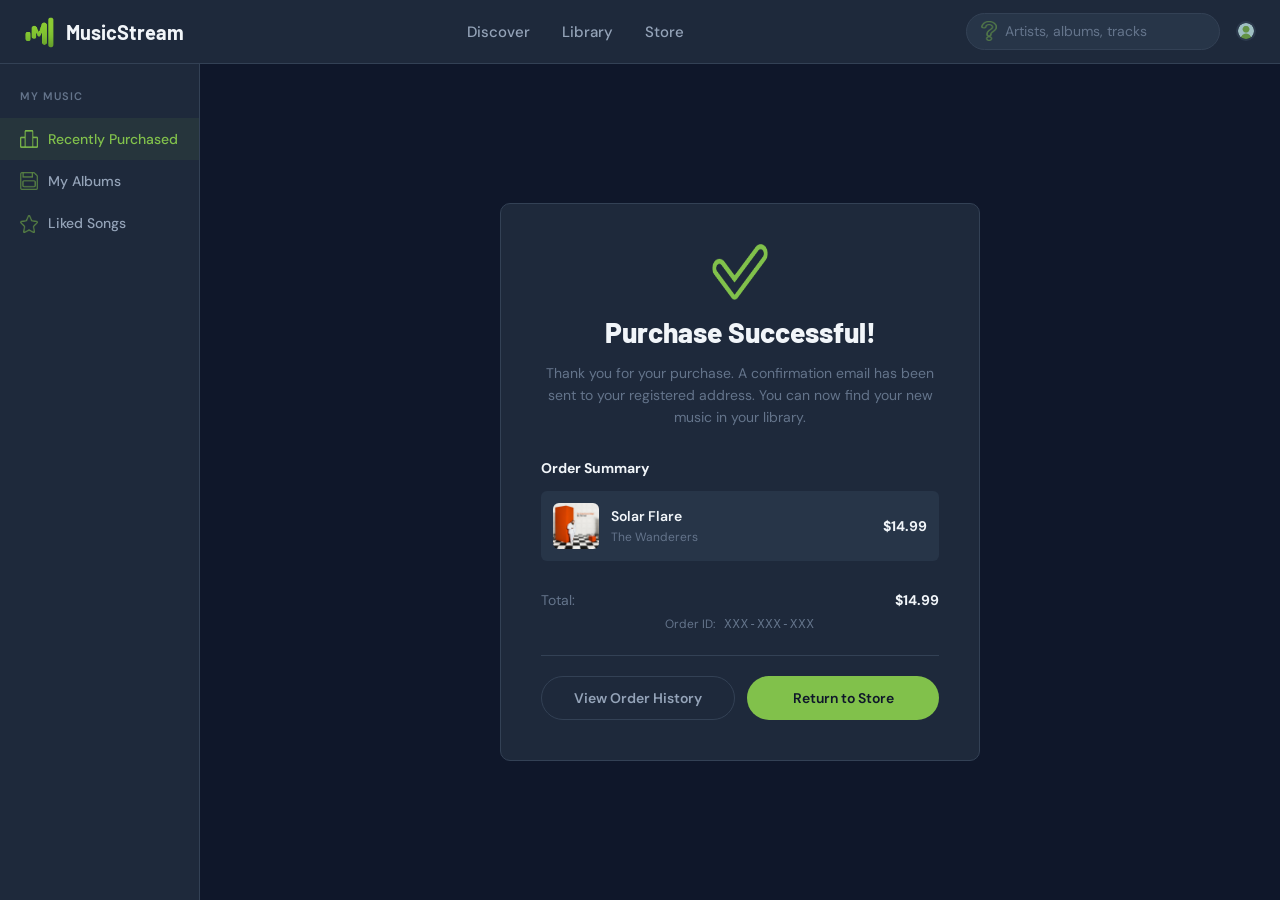
<file: success.html>
<!DOCTYPE html>
<html lang="en">
<head>
  <meta charset="UTF-8">
  <meta name="viewport" content="width=device-width, initial-scale=1.0">
  <title>MusicStream — Purchase Successful</title>
  <link rel="preconnect" href="https://fonts.googleapis.com">
  <link href="https://fonts.googleapis.com/css2?family=Barlow:wght@400;600;700&family=DM+Sans:wght@400;500;600&display=swap" rel="stylesheet">
  <link rel="stylesheet" href="css/main.css">
  <link rel="stylesheet" href="css/layout.css">
  <link rel="stylesheet" href="css/components.css">
  <link rel="stylesheet" href="css/views/checkout.css">

  <meta name="description" content="Your purchase was successful! Thank you for choosing MusicStream. Enjoy your music!">
  <meta name="keywords" content="MusicStream, purchase successful, thank you, enjoy music, music streaming service">
  <meta name="author" content="DB SAD">

  <link rel="icon" type="image/png" href="/assets/favicon/favicon-96x96.png" sizes="96x96" />
  <link rel="icon" type="image/svg+xml" href="/assets/favicon/favicon.svg" />
  <link rel="shortcut icon" href="/assets/favicon/favicon.ico" />
  <link rel="apple-touch-icon" sizes="180x180" href="/assets/favicon/apple-touch-icon.png" />
  <link rel="manifest" href="/assets/favicon/site.webmanifest" />
</head>
<body>
    <!-- NAVBAR -->
  <header>
    <nav class="navbar">
      <a href="index.html" class="navbar-logo">
        <img src="assets/img/logoMS.png" alt="MusicStream Logo">
        MusicStream
      </a>
      <div class="navbar-links">
        <a href="index.html">Discover</a>
        <a href="player.html">Library</a>
        <a href="cart.html">Store</a>
      </div>
      <div class="navbar-actions">
        <div class="search-bar">
          <img src="assets/icons/NAV-SEARCH.png" alt="Search">
          <input type="text" placeholder="Artists, albums, tracks">
        </div>
        <img src="assets/img/PROFILEPICTURE.png" alt="Profile" class="avatar">
      </div>
    </nav>
  </header>

  <div class="success-page">

    <aside class="sidebar">
      <p class="sidebar-label">My Music</p>

      <a href="success.html" class="sidebar-item active">
        <img src="assets/icons/CONFI-RECENTLY.png" alt="">
        Recently Purchased
      </a>
      <a href="player.html" class="sidebar-item">
        <img src="assets/icons/CONFI-MYALBUMS.png" alt="">
        My Albums
      </a>
      <a href="album-detail.html" class="sidebar-item">
        <img src="assets/icons/PROD-WISHLIST.png" alt="">
        Liked Songs
      </a>
    </aside>

    <!-- RIGHT: SUCCESS CONTENT -->
    <div class="success-content">
      <div class="success-card">

        <!-- Check icon -->
        <img src="assets/icons/CONFI-CHECK.png" alt="Success" class="success-icon">

        <h1 class="success-title">Purchase Successful!</h1>
        <p class="success-subtitle">
          Thank you for your purchase. A confirmation email has been sent to your
          registered address. You can now find your new music in your library.
        </p>

        <!-- Order summary -->
        <div style="text-align:left; margin-bottom:16px;">
          <p style="font-size:14px; font-weight:700; color:var(--text); margin-bottom:12px;">Order Summary</p>

          <div class="success-order-item">
            <img src="assets/img/cover-11.jpg" alt="Solar Flare" class="success-order-cover">
            <div class="success-order-info">
              <p class="success-order-title">Solar Flare</p>
              <p class="success-order-artist">The Wanderers</p>
            </div>
            <span class="success-order-price">$14.99</span>
          </div>
        </div>

        <div class="success-total">
          <span>Total:</span>
          <span style="color:var(--text); font-weight:700;">$14.99</span>
        </div>
        <p class="success-order-id">
          Order ID: &nbsp; <span style="font-family: monospace; letter-spacing:1px;">XXX-XXX-XXX</span>
        </p>

        <!-- Actions -->
        <div class="success-actions">
          <a href="player.html" class="btn btn-outline">View Order History</a>
          <a href="index.html" class="btn btn-primary">Return to Store</a>
        </div>

      </div>
    </div>

  </div>
</body>
</html>
</file>
<file: css/main.css>
:root {
  --bg-main:       #0F172A;
  --bg-card:       #1E293B;
  --bg-elevated:   #273548;
  --border:        #334155;

  --green:         #81C14B;
  --green-hover:   #6aad34;
  --pink:          #FF3CC7;
  --cyan:          #9CFFFA;

  --text:          #F1F5F9;
  --text-sub:      #94A3B8;
  --text-muted:    #64748B;

  --radius:        10px;
  --radius-sm:     6px;
  --radius-full:   9999px;
}

/* ===== RESET ===== */
*, *::before, *::after { box-sizing: border-box; margin: 0; padding: 0; }
ul, ol { list-style: none; }
a { text-decoration: none; color: inherit; }
img { display: block; max-width: 100%; }
button { font: inherit; cursor: pointer; border: none; background: none; }
input, select, textarea { font: inherit; border: none; outline: none; background: none; }
html { scroll-behavior: smooth; }

/* ===== BASE ===== */
body {
  font-family: 'DM Sans', sans-serif;
  font-size: 15px;
  color: var(--text);
  background: var(--bg-main);
  line-height: 1.6;
  overflow-x: hidden;
  -webkit-font-smoothing: antialiased;
}

h1, h2, h3, h4 {
  font-family: 'Barlow', sans-serif;
  font-weight: 700;
  line-height: 1.2;
}

p { color: var(--text-sub); }
small { font-size: 12px; color: var(--text-muted); }

/* ===== SCROLLBAR ===== */
::-webkit-scrollbar { width: 5px; }
::-webkit-scrollbar-track { background: var(--bg-main); }
::-webkit-scrollbar-thumb { background: var(--border); border-radius: 99px; }
::-webkit-scrollbar-thumb:hover { background: var(--green); }

::selection { background: rgba(129,193,75,0.25); }
</file>
<file: css/layout.css>
/* ===== NAVBAR ===== */
.navbar {
  display: flex;
  align-items: center;
  justify-content: space-between;
  padding: 0 24px;
  height: 64px;
  background: var(--bg-card);
  border-bottom: 1px solid var(--border);
  position: sticky;
  top: 0;
  z-index: 100;
}

.navbar-logo {
  display: flex;
  align-items: center;
  gap: 10px;
  font-family: 'Barlow', sans-serif;
  font-size: 20px;
  font-weight: 700;
  color: var(--text);
}

.navbar-logo img {
  width: 32px;
  height: 32px;
}

.navbar-links {
  display: flex;
  gap: 32px;
}

.navbar-links a {
  color: var(--text-sub);
  font-size: 15px;
  font-weight: 500;
  transition: color 0.2s;
}

.navbar-links a:hover,
.navbar-links a.active {
  color: var(--text);
}

.navbar-links a.active {
  border-bottom: 2px solid var(--green);
  padding-bottom: 2px;
}

.navbar-actions {
  display: flex;
  align-items: center;
  gap: 16px;
}

.navbar-actions img {
  width: 20px;
  height: 20px;
  opacity: 0.7;
  cursor: pointer;
  transition: opacity 0.2s;
}

.navbar-actions img:hover { opacity: 1; }

.search-bar {
  display: flex;
  align-items: center;
  gap: 8px;
  background: var(--bg-elevated);
  border: 1px solid var(--border);
  border-radius: var(--radius-full);
  padding: 6px 14px;
}

.search-bar img { width: 16px; opacity: 0.5; }

.search-bar input {
  width: 200px;
  color: var(--text);
  font-size: 14px;
}

.search-bar input::placeholder { color: var(--text-muted); }

.avatar {
  width: 36px;
  height: 36px;
  border-radius: 50%;
  object-fit: cover;
  cursor: pointer;
  border: 2px solid var(--border);
}

/* ===== SIDEBAR ===== */
.sidebar {
  width: 200px;
  min-height: calc(100vh - 64px);
  background: var(--bg-card);
  border-right: 1px solid var(--border);
  padding: 24px 0;
  flex-shrink: 0;
}

.sidebar-label {
  font-size: 11px;
  font-weight: 600;
  letter-spacing: 1px;
  text-transform: uppercase;
  color: var(--text-muted);
  padding: 0 20px;
  margin-bottom: 12px;
}

.sidebar-item {
  display: flex;
  align-items: center;
  gap: 10px;
  padding: 10px 20px;
  color: var(--text-sub);
  font-size: 14px;
  font-weight: 500;
  cursor: pointer;
  transition: all 0.2s;
}

.sidebar-item:hover {
  background: var(--bg-elevated);
  color: var(--text);
}

.sidebar-item.active {
  color: var(--green);
  background: rgba(129, 193, 75, 0.08);
}

.sidebar-item img {
  width: 18px;
  height: 18px;
  opacity: 0.6;
}

.sidebar-item.active img,
.sidebar-item:hover img {
  opacity: 1;
}

/* ===== PAGE LAYOUT ===== */
.page-wrapper {
  display: flex;
}

.page-content {
  flex: 1;
  padding: 32px;
  min-width: 0;
}

/* ===== BREADCRUMB ===== */
.breadcrumb {
  display: flex;
  align-items: center;
  gap: 8px;
  font-size: 13px;
  color: var(--text-muted);
  margin-bottom: 24px;
}

.breadcrumb a:hover { color: var(--green); }
.breadcrumb span { color: var(--text-sub); }

/* ===== SECTION TITLE ===== */
.section-title {
  font-size: 20px;
  font-weight: 700;
  color: var(--text);
  margin-bottom: 20px;
}

/* ===== RESPONSIVE ===== */
@media (max-width: 768px) {
  .sidebar { display: none; }
  .page-content { padding: 16px; }
  .navbar-links { display: none; }
  .search-bar input { width: 120px; }
}
</file>
<file: css/components.css>
.btn {
  display: inline-flex;
  align-items: center;
  justify-content: center;
  gap: 8px;
  padding: 10px 22px;
  border-radius: var(--radius-full);
  font-size: 14px;
  font-weight: 600;
  cursor: pointer;
  transition: all 0.2s;
  white-space: nowrap;
}

.btn-primary {
  background: var(--green);
  color: #0F172A;
}
.btn-primary:hover { background: var(--green-hover); }

.btn-outline {
  background: transparent;
  border: 1px solid var(--border);
  color: var(--text-sub);
}
.btn-outline:hover {
  border-color: var(--text-sub);
  color: var(--text);
}

.btn-ghost {
  background: var(--bg-elevated);
  color: var(--text-sub);
}
.btn-ghost:hover { color: var(--text); }

.btn-danger {
  background: transparent;
  color: #EF4444;
  border: 1px solid #EF4444;
}
.btn-danger:hover { background: rgba(239,68,68,0.1); }

.btn img {
  width: 16px;
  height: 16px;
}

/* ===== CARDS ===== */
.card {
  background: var(--bg-card);
  border-radius: var(--radius);
  border: 1px solid var(--border);
  overflow: hidden;
  transition: all 0.2s;
}

.card:hover {
  border-color: var(--green);
  transform: translateY(-2px);
}

/* ALBUMES TAMAÑO BASE MEDIANO 1 A 10 */
.album-card {
  background: var(--bg-card);
  border-radius: var(--radius);
  overflow: hidden;
  cursor: pointer;
  transition: transform 0.2s;
}

.album-card:hover { transform: translateY(-3px); }

.album-card-cover {
  width: 100%;
  aspect-ratio: 1;
  object-fit: cover;
}

.album-card-info {
  padding: 12px;
}

.album-card-title {
  font-size: 14px;
  font-weight: 600;
  color: var(--text);
  margin-bottom: 2px;
  white-space: nowrap;
  overflow: hidden;
  text-overflow: ellipsis;
}

.album-card-artist {
  font-size: 12px;
  color: var(--text-muted);
  margin-bottom: 10px;
}

.album-card-price {
  display: block;
  text-align: center;
  background: var(--bg-elevated);
  color: var(--text-sub);
  border-radius: var(--radius-full);
  padding: 5px 0;
  font-size: 13px;
  font-weight: 600;
}

.album-card:hover .album-card-price {
  background: var(--green);
  color: #0F172A;
}

/* GRID */
.albums-grid {
  display: grid;
  grid-template-columns: repeat(auto-fill, minmax(160px, 1fr));
  gap: 20px;
}

.tracks-grid {
  display: grid;
  grid-template-columns: repeat(auto-fill, minmax(160px, 1fr));
  gap: 20px;
}

@media (max-width: 768px) {
  .albums-grid,
  .tracks-grid {
    grid-template-columns: repeat(2, 1fr);
    gap: 12px;
  }
}

/* INPUTS */
.input {
  width: 100%;
  background: var(--bg-elevated);
  border: 1px solid var(--border);
  border-radius: var(--radius-sm);
  padding: 10px 14px;
  color: var(--text);
  font-size: 14px;
  transition: border-color 0.2s;
}

.input:focus { border-color: var(--green); }
.input::placeholder { color: var(--text-muted); }

.input-group {
  display: flex;
  flex-direction: column;
  gap: 6px;
  margin-bottom: 16px;
}

.input-label {
  font-size: 13px;
  font-weight: 600;
  color: var(--text-sub);
}

.input-row {
  display: grid;
  grid-template-columns: 1fr 1fr;
  gap: 12px;
}

@media (max-width: 500px) {
  .input-row { grid-template-columns: 1fr; }
}

/* TRACKLIST TABLE */
.tracklist {
  width: 100%;
}

.tracklist-header {
  display: grid;
  grid-template-columns: 32px 1fr 1fr 60px;
  padding: 8px 12px;
  border-bottom: 1px solid var(--border);
  font-size: 12px;
  color: var(--text-muted);
  text-transform: uppercase;
  letter-spacing: 0.5px;
}

.tracklist-row {
  display: grid;
  grid-template-columns: 32px 1fr 1fr 60px;
  padding: 10px 12px;
  border-radius: var(--radius-sm);
  align-items: center;
  cursor: pointer;
  transition: background 0.15s;
}

/* TRACKLIST EXPERIENCES */
.tracklist-row:hover { background: var(--bg-elevated); }
.tracklist-row .track-num { color: var(--text-muted); font-size: 13px; }
.tracklist-row .track-title { font-size: 14px; font-weight: 500; color: var(--text); }
.tracklist-row .track-artist { font-size: 13px; color: var(--text-muted); }
.tracklist-row .track-duration { font-size: 13px; color: var(--text-muted); text-align: right; }

/* TABS */
.tabs {
  display: flex;
  gap: 0;
  border-bottom: 1px solid var(--border);
  margin-bottom: 20px;
}

.tab {
  padding: 10px 20px;
  font-size: 14px;
  font-weight: 500;
  color: var(--text-muted);
  cursor: pointer;
  border-bottom: 2px solid transparent;
  transition: all 0.2s;
}

.tab:hover { color: var(--text); }
.tab.active {
  color: var(--green);
  border-bottom-color: var(--green);
}

/* BADGES */
.badge {
  display: inline-block;
  padding: 3px 10px;
  border-radius: var(--radius-full);
  font-size: 11px;
  font-weight: 600;
  background: var(--bg-elevated);
  color: var(--text-sub);
}

.badge-green { background: rgba(129,193,75,0.15); color: var(--green); }
.badge-pink  { background: rgba(255,60,199,0.15); color: var(--pink); }
.badge-cyan  { background: rgba(156,255,250,0.15); color: var(--cyan); }

/* DIVIDER */
.divider {
  height: 1px;
  background: var(--border);
  margin: 20px 0;
}

/* STORE FIRST PURCHASE */
.order-summary {
  background: var(--bg-card);
  border: 1px solid var(--border);
  border-radius: var(--radius);
  padding: 24px;
}

.order-summary-title {
  font-size: 16px;
  font-weight: 700;
  margin-bottom: 20px;
}

.order-row {
  display: flex;
  justify-content: space-between;
  font-size: 14px;
  color: var(--text-sub);
  margin-bottom: 10px;
}

.order-row.total {
  font-size: 16px;
  font-weight: 700;
  color: var(--text);
  border-top: 1px solid var(--border);
  padding-top: 12px;
  margin-top: 4px;
}

/* CART CHECKOUT PRE AND POST */
.cart-item {
  display: flex;
  align-items: center;
  gap: 16px;
  background: var(--bg-card);
  border: 1px solid var(--border);
  border-radius: var(--radius);
  padding: 16px;
  margin-bottom: 12px;
}

.cart-item-cover {
  width: 60px;
  height: 60px;
  border-radius: var(--radius-sm);
  object-fit: cover;
  flex-shrink: 0;
}

.cart-item-info { flex: 1; min-width: 0; }
.cart-item-title { font-size: 15px; font-weight: 600; color: var(--text); }
.cart-item-artist { font-size: 13px; color: var(--text-muted); }
.cart-item-format { font-size: 12px; color: var(--text-muted); }

.cart-item-qty {
  display: flex;
  align-items: center;
  gap: 10px;
}

.qty-btn {
  width: 28px;
  height: 28px;
  border-radius: 50%;
  background: var(--bg-elevated);
  border: 1px solid var(--border);
  display: flex;
  align-items: center;
  justify-content: center;
  cursor: pointer;
  font-size: 16px;
  color: var(--text);
  transition: background 0.2s;
}
.qty-btn img { width: 14px; height: 14px; }
.qty-btn:hover { background: var(--border); }

.qty-num {
  font-size: 15px;
  font-weight: 600;
  min-width: 20px;
  text-align: center;
}

.cart-item-price {
  font-size: 16px;
  font-weight: 700;
  color: var(--text);
  min-width: 64px;
  text-align: right;
}

.cart-item-delete {
  opacity: 0.5;
  cursor: pointer;
  transition: opacity 0.2s;
}
.cart-item-delete:hover { opacity: 1; }
.cart-item-delete img { width: 18px; }
</file>
<file: css/views/store.css>
.hero {
  position: relative;
  border-radius: var(--radius);
  overflow: hidden;
  height: 280px;
  margin-bottom: 40px;
  background: linear-gradient(135deg, #1a1a2e 0%, #f97316 60%, #fbbf24 100%);
}

.hero-content {
  position: absolute;
  bottom: 0;
  left: 0;
  right: 0;
  padding: 32px;
  background: linear-gradient(to top, rgba(0,0,0,0.7) 0%, transparent 100%);
}

.hero-label {
  font-size: 11px;
  font-weight: 700;
  letter-spacing: 2px;
  text-transform: uppercase;
  color: var(--cyan);
  margin-bottom: 8px;
}

.hero-title {
  font-size: 32px;
  font-weight: 800;
  color: #fff;
  margin-bottom: 16px;
}

.hero-bg-img {
  position: absolute;
  inset: 0;
  width: 100%;
  height: 100%;
  object-fit: cover;
  opacity: 0.6;
}

@media (max-width: 768px) {
  .hero { height: 200px; }
  .hero-title { font-size: 22px; }
}
</file>
<file: css/views/checkout.css>
.cart-page {
  max-width: 900px;
  margin: 0 auto;
}

.cart-page h1 {
  font-size: 28px;
  margin-bottom: 24px;
}

.cart-layout {
  display: grid;
  grid-template-columns: 1fr 300px;
  gap: 24px;
  align-items: start;
}

@media (max-width: 768px) {
  .cart-layout { grid-template-columns: 1fr; }
}

/* COMIENZO DE PAGINA DE CHECKOUT CARRITO DOS */
.checkout-page {
  max-width: 960px;
  margin: 0 auto;
}

.checkout-layout {
  display: grid;
  grid-template-columns: 1fr 320px;
  gap: 32px;
  align-items: start;
}

.checkout-section {
  margin-bottom: 32px;
}

.checkout-section-title {
  font-size: 18px;
  font-weight: 700;
  margin-bottom: 16px;
  color: var(--text);
}

.payment-methods {
  display: flex;
  gap: 12px;
  margin-bottom: 20px;
}

.payment-method {
  display: flex;
  align-items: center;
  gap: 8px;
  padding: 10px 16px;
  background: var(--bg-elevated);
  border: 1px solid var(--border);
  border-radius: var(--radius-sm);
  cursor: pointer;
  transition: border-color 0.2s;
}

.payment-method.active {
  border-color: var(--green);
}

.payment-method img {
  height: 22px;
  width: auto;
}

@media (max-width: 768px) {
  .checkout-layout { grid-template-columns: 1fr; }
}

/* SIDEBAR CARRITO DE RESUMEN DE COMPRA */
.summary-item {
  display: flex;
  align-items: center;
  gap: 12px;
  margin-bottom: 16px;
}

.summary-item-cover {
  width: 50px;
  height: 50px;
  border-radius: var(--radius-sm);
  object-fit: cover;
  flex-shrink: 0;
}

.summary-item-info { flex: 1; min-width: 0; }
.summary-item-title { font-size: 13px; font-weight: 600; color: var(--text); }
.summary-item-artist { font-size: 12px; color: var(--text-muted); }
.summary-item-price { font-size: 14px; font-weight: 700; color: var(--text); }

/* PAGINA DE CONFIRMACION DE COMPRA */
.success-page {
  display: flex;
}

.success-content {
  flex: 1;
  display: flex;
  align-items: center;
  justify-content: center;
  padding: 40px;
}

.success-card {
  background: var(--bg-card);
  border: 1px solid var(--border);
  border-radius: var(--radius);
  padding: 40px;
  max-width: 480px;
  width: 100%;
  text-align: center;
}

.success-icon {
  width: 56px;
  height: 56px;
  margin: 0 auto 16px;
}

.success-title {
  font-size: 28px;
  font-weight: 800;
  margin-bottom: 12px;
  color: var(--text);
}

.success-subtitle {
  font-size: 14px;
  color: var(--text-muted);
  margin-bottom: 28px;
}

.success-order-item {
  display: flex;
  align-items: center;
  gap: 12px;
  background: var(--bg-elevated);
  border-radius: var(--radius-sm);
  padding: 12px;
  margin-bottom: 8px;
}

.success-order-cover {
  width: 46px;
  height: 46px;
  border-radius: 6px;
  object-fit: cover;
}

.success-order-info { flex: 1; text-align: left; }
.success-order-title { font-size: 14px; font-weight: 600; color: var(--text); }
.success-order-artist { font-size: 12px; color: var(--text-muted); }
.success-order-price { font-size: 14px; font-weight: 700; color: var(--text); }

.success-total {
  display: flex;
  justify-content: space-between;
  font-size: 14px;
  color: var(--text-muted);
  padding: 12px 0 4px;
}

.success-order-id {
  font-size: 12px;
  color: var(--text-muted);
  padding-bottom: 20px;
  border-bottom: 1px solid var(--border);
  margin-bottom: 20px;
}

.success-actions {
  display: flex;
  gap: 12px;
}

.success-actions .btn { flex: 1; }
</file>
<file: css/views/player.css>
.player-page {
  display: flex;
  flex-direction: column;
  height: calc(100vh - 64px);
  background: var(--bg-main);
}
/* MAINS */
.player-main {
  display: flex;
  flex: 1;
  overflow: hidden;
}

.player-center {
  flex: 1;
  display: flex;
  flex-direction: column;
  align-items: center;
  justify-content: center;
  padding: 40px;
  gap: 20px;
}

.player-artwork-wrap {
  position: relative;
}

.player-artwork {
  width: 300px;
  height: 300px;
  border-radius: var(--radius);
  object-fit: cover;
  box-shadow: 0 0 60px rgba(129,193,75,0.2), 0 20px 60px rgba(0,0,0,0.6);
}

.player-song-info {
  text-align: center;
  display: flex;
  align-items: center;
  gap: 16px;
}

.player-song-title {
  font-size: 26px;
  font-weight: 800;
  color: var(--text);
}

.player-song-artist,
.player-song-album {
  font-size: 15px;
  color: var(--text-muted);
}

.player-heart img {
  width: 22px;
  opacity: 0.5;
  cursor: pointer;
  transition: opacity 0.2s;
}
.player-heart img:hover { opacity: 1; }

.player-upnext {
  width: 260px;
  background: var(--bg-card);
  border-left: 1px solid var(--border);
  padding: 24px 0;
  overflow-y: auto;
  flex-shrink: 0;
}

.upnext-title {
  font-size: 13px;
  font-weight: 700;
  letter-spacing: 1px;
  text-transform: uppercase;
  color: var(--text-muted);
  padding: 0 20px;
  margin-bottom: 16px;
}

.upnext-item {
  display: flex;
  align-items: center;
  gap: 12px;
  padding: 10px 20px;
  cursor: pointer;
  transition: background 0.15s;
}

.upnext-item:hover { background: var(--bg-elevated); }

.upnext-cover {
  width: 44px;
  height: 44px;
  border-radius: 6px;
  object-fit: cover;
  flex-shrink: 0;
}

.upnext-info { flex: 1; min-width: 0; }
.upnext-song { font-size: 13px; font-weight: 600; color: var(--text); white-space: nowrap; overflow: hidden; text-overflow: ellipsis; }
.upnext-artist { font-size: 12px; color: var(--text-muted); }
.upnext-duration { font-size: 12px; color: var(--text-muted); flex-shrink: 0; }

/* BARA DE REPRODUCCIÓN */
.player-bar {
  height: 80px;
  background: var(--bg-card);
  border-top: 1px solid var(--border);
  display: flex;
  align-items: center;
  gap: 24px;
  padding: 0 24px;
}

.player-bar-track {
  display: flex;
  align-items: center;
  gap: 12px;
  width: 200px;
  flex-shrink: 0;
}

.player-bar-cover {
  width: 46px;
  height: 46px;
  border-radius: 6px;
  object-fit: cover;
}

.player-bar-title { font-size: 13px; font-weight: 600; color: var(--text); }
.player-bar-artist { font-size: 12px; color: var(--text-muted); }

/* CONTROLADORES */
.player-controls {
  flex: 1;
  display: flex;
  flex-direction: column;
  align-items: center;
  gap: 8px;
}

.player-btns {
  display: flex;
  align-items: center;
  gap: 20px;
}

.ctrl-btn img {
  width: 20px;
  height: 20px;
  opacity: 0.6;
  cursor: pointer;
  transition: opacity 0.2s;
}
.ctrl-btn img:hover { opacity: 1; }

.ctrl-btn.play-btn img {
  width: 20px;
  height: 20px;
  opacity: 1;
}

.player-progress {
  display: flex;
  align-items: center;
  gap: 10px;
  width: 100%;
  max-width: 500px;
}

.progress-track {
  flex: 1;
  height: 4px;
  background: var(--border);
  border-radius: 99px;
  position: relative;
}

.progress-fill {
  height: 100%;
  width: 35%;
  background: var(--green);
  border-radius: 99px;
}

.progress-time { font-size: 11px; color: var(--text-muted); flex-shrink: 0; }

.player-volume {
  display: flex;
  align-items: center;
  gap: 8px;
  width: 130px;
  flex-shrink: 0;
}

.player-volume img { width: 18px; opacity: 0.6; }

.volume-track {
  flex: 1;
  height: 4px;
  background: var(--border);
  border-radius: 99px;
}

.volume-fill {
  height: 100%;
  width: 70%;
  background: var(--text-sub);
  border-radius: 99px;
}

.fullscreen-btn img {
  width: 18px;
  opacity: 0.5;
  cursor: pointer;
}
.fullscreen-btn img:hover { opacity: 1; }

@media (max-width: 768px) {
  .player-upnext { display: none; }
  .player-artwork { width: 220px; height: 220px; }
  .player-bar-track { display: none; }
}
</file>
